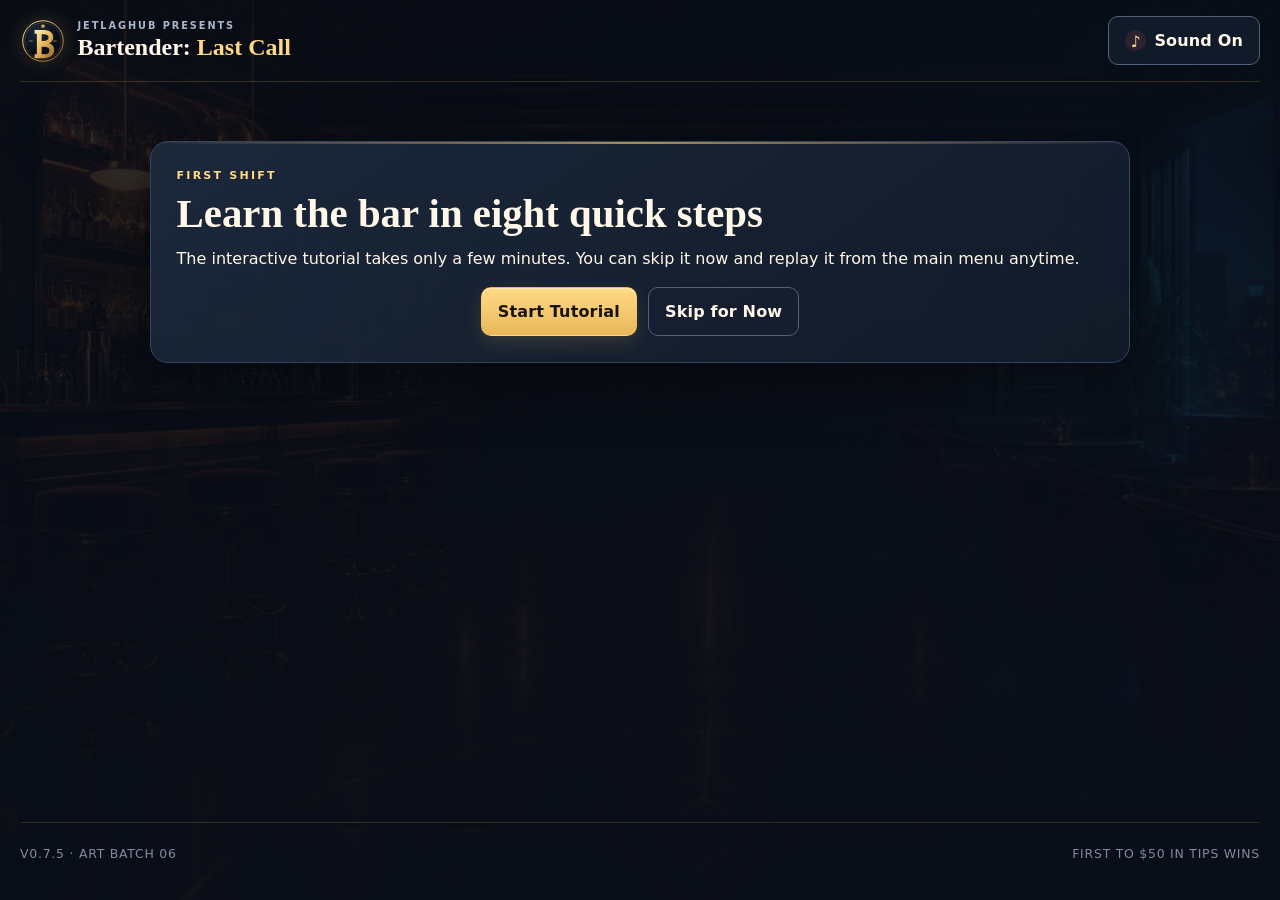
<file: index.html>
<!doctype html>
<html lang="en">
<head>
  <meta charset="utf-8">
  <meta name="viewport" content="width=device-width,initial-scale=1,viewport-fit=cover">
  <meta name="theme-color" content="#090e18">
  <title>Bartender: Last Call</title>
  <link rel="stylesheet" href="css/styles.css">
</head>
<body>
  <header class="site-header">
    <a class="brand" href="#" aria-label="Bartender: Last Call home">
      <img class="brand-mark" src="assets/art/brand/logo_mark.svg" alt="">
      <span><small>JETLAGHUB PRESENTS</small><strong>Bartender: <em>Last Call</em></strong></span>
    </a>
    <button id="sound" class="icon-button" aria-pressed="false"><span aria-hidden="true">♪</span> Sound On</button>
  </header>
  <main id="app" tabindex="-1"></main>
  <footer><span>v0.7.5 · Art Batch 06</span><span>First to $50 in tips wins</span></footer>
  <script src="js/content.js"></script>
  <script src="js/data.js"></script>
  <script src="js/rules.js"></script>
  <script src="js/ai.js"></script>
  <script src="js/tutorial.js"></script>
  <script src="js/storage.js"></script>
  <script src="js/app.js"></script>
</body>
</html>
</file>
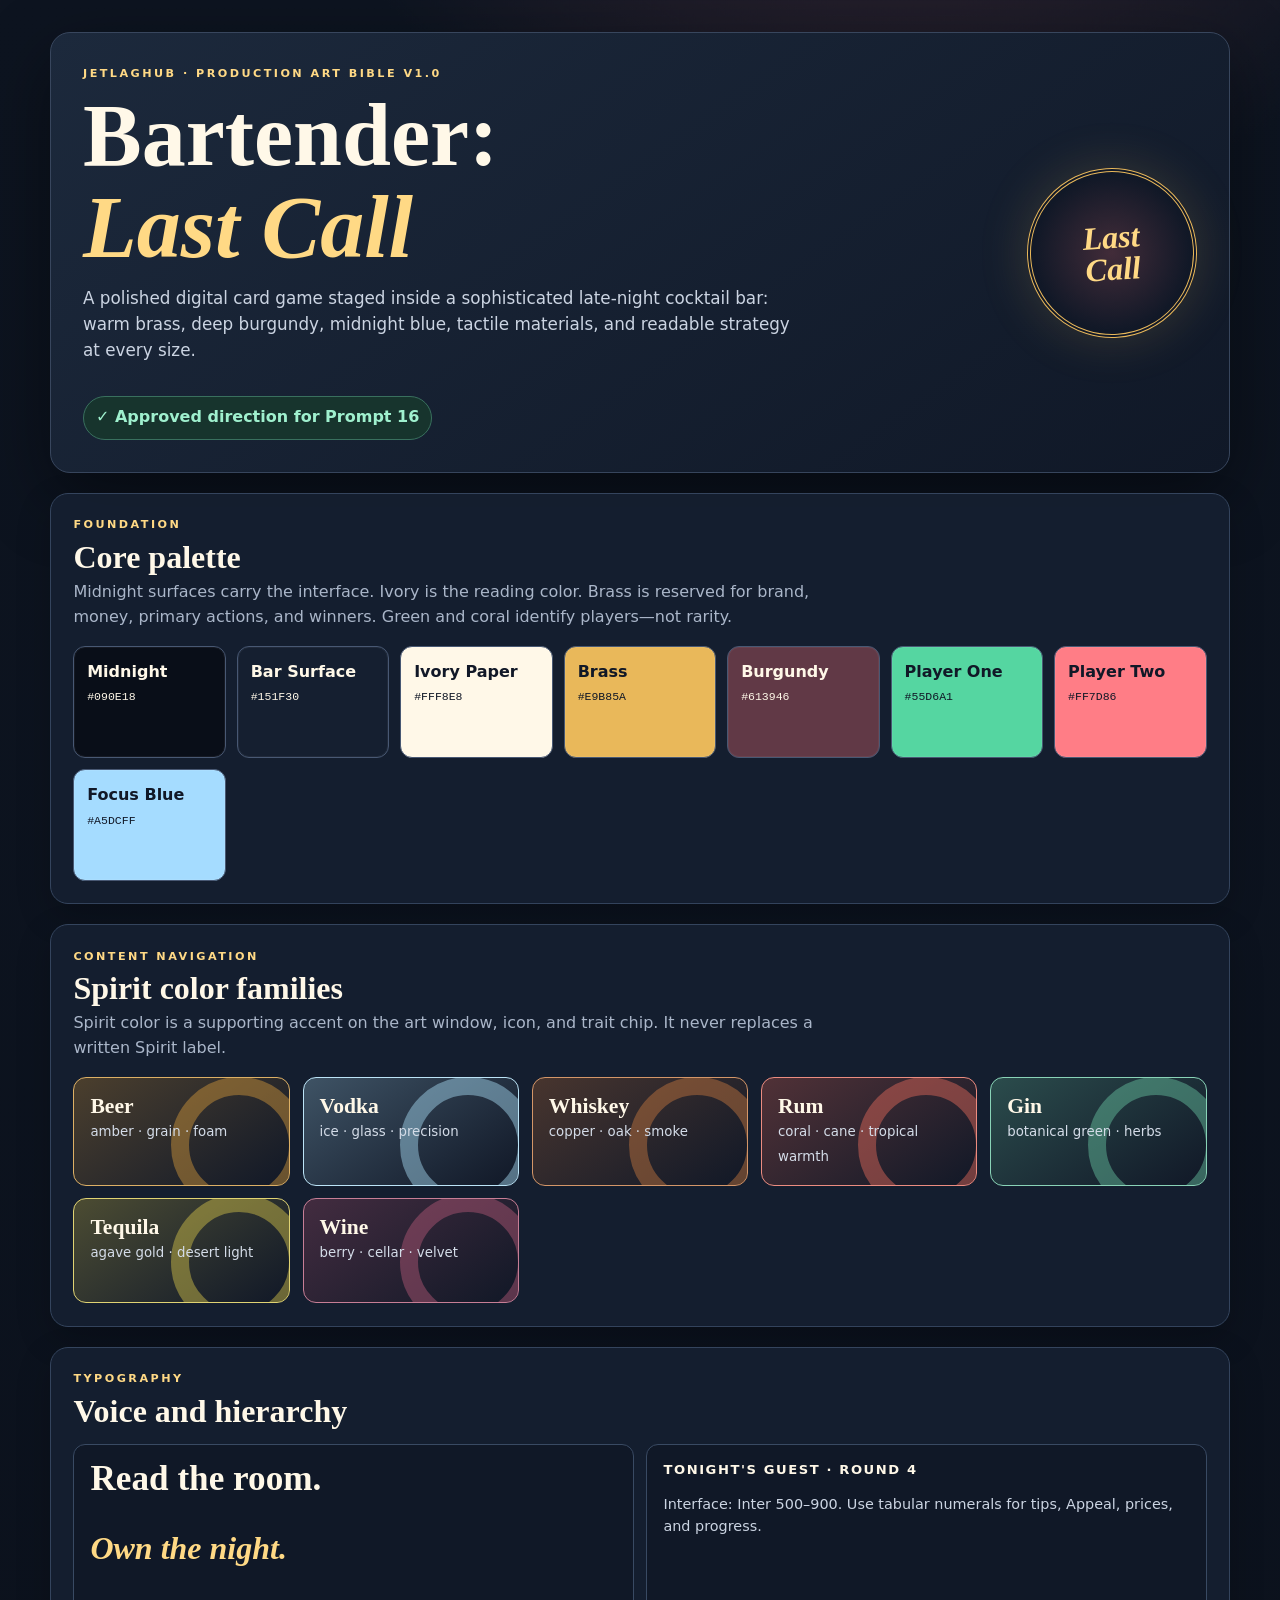
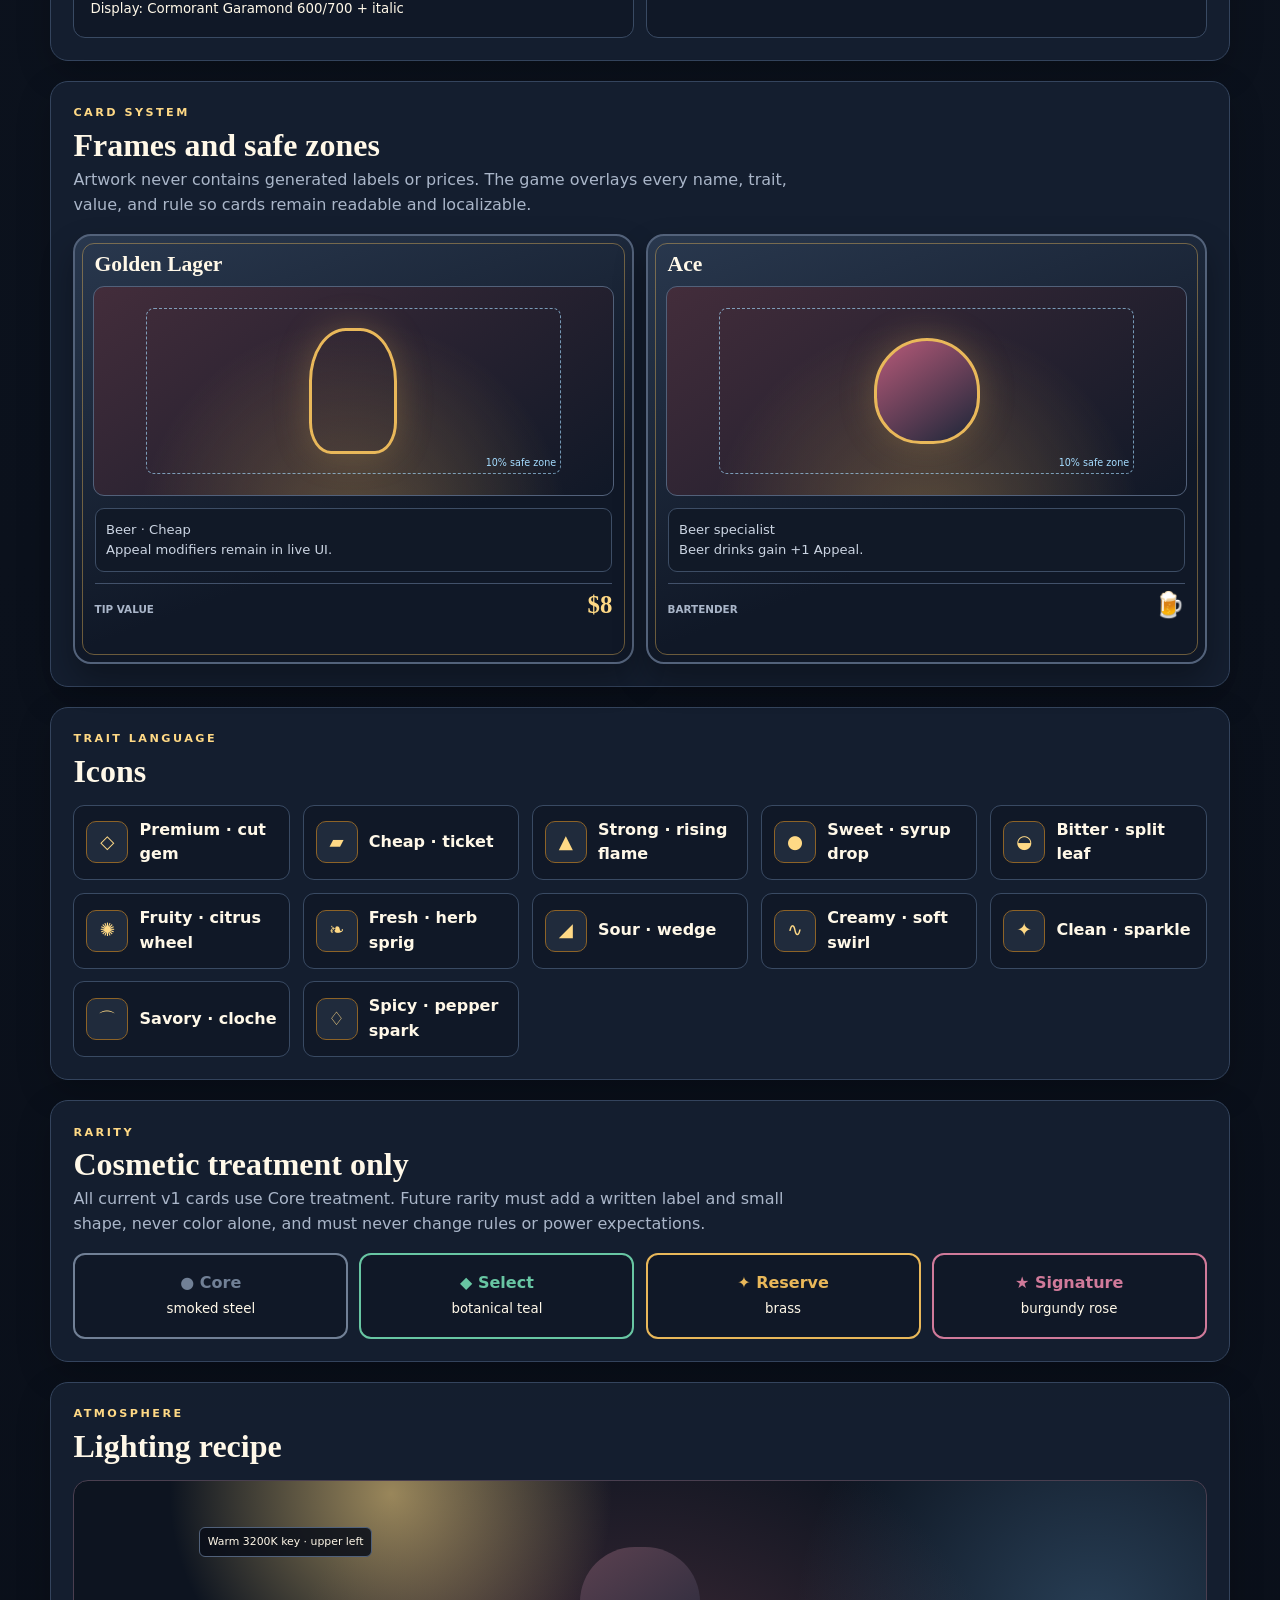
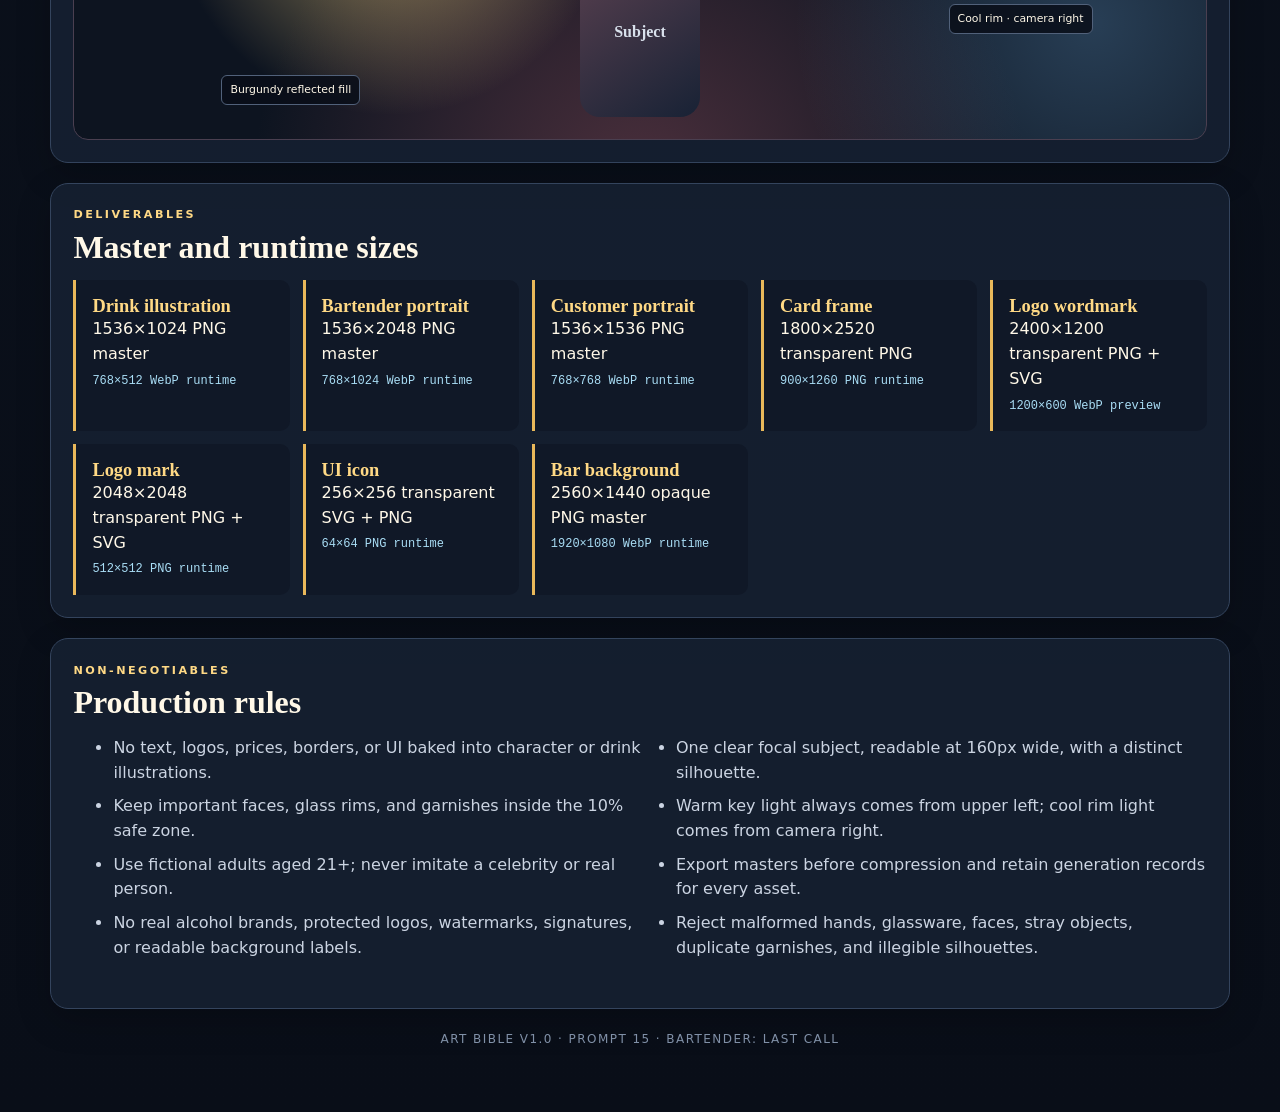
<file: art/reference-sheet.html>
<!doctype html>
<html lang="en">
<head>
  <meta charset="utf-8">
  <meta name="viewport" content="width=device-width,initial-scale=1">
  <meta name="theme-color" content="#090e18">
  <title>Bartender: Last Call — Art Bible Reference Sheet</title>
  <link rel="stylesheet" href="style-tokens.css">
</head>
<body>
  <main class="sheet">
    <header class="sheet-header">
      <div>
        <p class="eyebrow">JetLagHub · Production art bible v1.0</p>
        <h1>Bartender:<br><em>Last Call</em></h1>
        <p class="lead">A polished digital card game staged inside a sophisticated late-night cocktail bar: warm brass, deep burgundy, midnight blue, tactile materials, and readable strategy at every size.</p>
        <span class="approved">✓ Approved direction for Prompt 16</span>
      </div>
      <div class="seal" aria-label="Bartender Last Call logo direction">Last<br>Call</div>
    </header>

    <section class="section">
      <p class="eyebrow">Foundation</p>
      <h2>Core palette</h2>
      <p class="section-intro">Midnight surfaces carry the interface. Ivory is the reading color. Brass is reserved for brand, money, primary actions, and winners. Green and coral identify players—not rarity.</p>
      <div class="swatches">
        <div class="swatch dark" style="--swatch:#090e18"><strong>Midnight</strong><code>#090E18</code></div>
        <div class="swatch dark" style="--swatch:#151f30"><strong>Bar Surface</strong><code>#151F30</code></div>
        <div class="swatch light" style="--swatch:#fff8e8"><strong>Ivory Paper</strong><code>#FFF8E8</code></div>
        <div class="swatch light" style="--swatch:#e9b85a"><strong>Brass</strong><code>#E9B85A</code></div>
        <div class="swatch dark" style="--swatch:#613946"><strong>Burgundy</strong><code>#613946</code></div>
        <div class="swatch light" style="--swatch:#55d6a1"><strong>Player One</strong><code>#55D6A1</code></div>
        <div class="swatch light" style="--swatch:#ff7d86"><strong>Player Two</strong><code>#FF7D86</code></div>
        <div class="swatch light" style="--swatch:#a5dcff"><strong>Focus Blue</strong><code>#A5DCFF</code></div>
      </div>
    </section>

    <section class="section">
      <p class="eyebrow">Content navigation</p>
      <h2>Spirit color families</h2>
      <p class="section-intro">Spirit color is a supporting accent on the art window, icon, and trait chip. It never replaces a written Spirit label.</p>
      <div class="spirit-grid">
        <div class="spirit" style="--spirit:var(--blc-beer)"><strong>Beer</strong><small>amber · grain · foam</small></div>
        <div class="spirit" style="--spirit:var(--blc-vodka)"><strong>Vodka</strong><small>ice · glass · precision</small></div>
        <div class="spirit" style="--spirit:var(--blc-whiskey)"><strong>Whiskey</strong><small>copper · oak · smoke</small></div>
        <div class="spirit" style="--spirit:var(--blc-rum)"><strong>Rum</strong><small>coral · cane · tropical warmth</small></div>
        <div class="spirit" style="--spirit:var(--blc-gin)"><strong>Gin</strong><small>botanical green · herbs</small></div>
        <div class="spirit" style="--spirit:var(--blc-tequila)"><strong>Tequila</strong><small>agave gold · desert light</small></div>
        <div class="spirit" style="--spirit:var(--blc-wine)"><strong>Wine</strong><small>berry · cellar · velvet</small></div>
      </div>
    </section>

    <section class="section">
      <p class="eyebrow">Typography</p>
      <h2>Voice and hierarchy</h2>
      <div class="type-grid">
        <div class="type-sample"><p class="type-display">Read the room.</p><p class="type-italic">Own the night.</p><small>Display: Cormorant Garamond 600/700 + italic</small></div>
        <div class="type-sample"><p class="type-ui">Tonight's guest · Round 4</p><p class="type-body">Interface: Inter 500–900. Use tabular numerals for tips, Appeal, prices, and progress.</p></div>
      </div>
    </section>

    <section class="section">
      <p class="eyebrow">Card system</p>
      <h2>Frames and safe zones</h2>
      <p class="section-intro">Artwork never contains generated labels or prices. The game overlays every name, trait, value, and rule so cards remain readable and localizable.</p>
      <div class="frame-grid">
        <article class="frame">
          <h3>Golden Lager</h3>
          <div class="art-window"><span class="safe-zone"></span></div>
          <div class="frame-copy">Beer · Cheap<br>Appeal modifiers remain in live UI.</div>
          <div class="frame-footer"><span>Tip value</span><strong>$8</strong></div>
        </article>
        <article class="frame portrait">
          <h3>Ace</h3>
          <div class="art-window"><span class="safe-zone"></span></div>
          <div class="frame-copy">Beer specialist<br>Beer drinks gain +1 Appeal.</div>
          <div class="frame-footer"><span>Bartender</span><strong>🍺</strong></div>
        </article>
      </div>
    </section>

    <section class="section">
      <p class="eyebrow">Trait language</p>
      <h2>Icons</h2>
      <div class="icon-grid">
        <div class="icon"><span>◇</span><b>Premium · cut gem</b></div><div class="icon"><span>▰</span><b>Cheap · ticket</b></div>
        <div class="icon"><span>▲</span><b>Strong · rising flame</b></div><div class="icon"><span>●</span><b>Sweet · syrup drop</b></div>
        <div class="icon"><span>◒</span><b>Bitter · split leaf</b></div><div class="icon"><span>✺</span><b>Fruity · citrus wheel</b></div>
        <div class="icon"><span>❧</span><b>Fresh · herb sprig</b></div><div class="icon"><span>◢</span><b>Sour · wedge</b></div>
        <div class="icon"><span>∿</span><b>Creamy · soft swirl</b></div><div class="icon"><span>✦</span><b>Clean · sparkle</b></div>
        <div class="icon"><span>⌒</span><b>Savory · cloche</b></div><div class="icon"><span>♢</span><b>Spicy · pepper spark</b></div>
      </div>
    </section>

    <section class="section">
      <p class="eyebrow">Rarity</p>
      <h2>Cosmetic treatment only</h2>
      <p class="section-intro">All current v1 cards use Core treatment. Future rarity must add a written label and small shape, never color alone, and must never change rules or power expectations.</p>
      <div class="rarities">
        <div class="rarity" style="--rarity:#718096"><strong>● Core</strong><small>smoked steel</small></div>
        <div class="rarity" style="--rarity:#68c6a3"><strong>◆ Select</strong><small>botanical teal</small></div>
        <div class="rarity" style="--rarity:#e9b85a"><strong>✦ Reserve</strong><small>brass</small></div>
        <div class="rarity" style="--rarity:#d07a9a"><strong>★ Signature</strong><small>burgundy rose</small></div>
      </div>
    </section>

    <section class="section">
      <p class="eyebrow">Atmosphere</p>
      <h2>Lighting recipe</h2>
      <div class="lighting"><span class="lighting-label key">Warm 3200K key · upper left</span><span class="lighting-label rim">Cool rim · camera right</span><span class="lighting-label fill">Burgundy reflected fill</span></div>
    </section>

    <section class="section">
      <p class="eyebrow">Deliverables</p>
      <h2>Master and runtime sizes</h2>
      <div class="spec-grid">
        <div class="spec"><strong>Drink illustration</strong>1536×1024 PNG master<code>768×512 WebP runtime</code></div>
        <div class="spec"><strong>Bartender portrait</strong>1536×2048 PNG master<code>768×1024 WebP runtime</code></div>
        <div class="spec"><strong>Customer portrait</strong>1536×1536 PNG master<code>768×768 WebP runtime</code></div>
        <div class="spec"><strong>Card frame</strong>1800×2520 transparent PNG<code>900×1260 PNG runtime</code></div>
        <div class="spec"><strong>Logo wordmark</strong>2400×1200 transparent PNG + SVG<code>1200×600 WebP preview</code></div>
        <div class="spec"><strong>Logo mark</strong>2048×2048 transparent PNG + SVG<code>512×512 PNG runtime</code></div>
        <div class="spec"><strong>UI icon</strong>256×256 transparent SVG + PNG<code>64×64 PNG runtime</code></div>
        <div class="spec"><strong>Bar background</strong>2560×1440 opaque PNG master<code>1920×1080 WebP runtime</code></div>
      </div>
    </section>

    <section class="section">
      <p class="eyebrow">Non-negotiables</p>
      <h2>Production rules</h2>
      <ul class="rules">
        <li>No text, logos, prices, borders, or UI baked into character or drink illustrations.</li>
        <li>Keep important faces, glass rims, and garnishes inside the 10% safe zone.</li>
        <li>Use fictional adults aged 21+; never imitate a celebrity or real person.</li>
        <li>No real alcohol brands, protected logos, watermarks, signatures, or readable background labels.</li>
        <li>One clear focal subject, readable at 160px wide, with a distinct silhouette.</li>
        <li>Warm key light always comes from upper left; cool rim light comes from camera right.</li>
        <li>Export masters before compression and retain generation records for every asset.</li>
        <li>Reject malformed hands, glassware, faces, stray objects, duplicate garnishes, and illegible silhouettes.</li>
      </ul>
    </section>
    <footer>Art Bible v1.0 · Prompt 15 · Bartender: Last Call</footer>
  </main>
</body>
</html>
</file>
<file: css/styles.css>
:root{
  color-scheme:dark;
  --night:#090e18;
  --night-soft:#101827;
  --surface:#151f30;
  --surface-2:#1c293c;
  --surface-3:#243248;
  --paper:#fff8e8;
  --muted:#aab6c9;
  --brass:#e9b85a;
  --brass-light:#ffd985;
  --brass-dark:#8d6327;
  --green:#55d6a1;
  --green-dark:#183f36;
  --red:#ff7d86;
  --red-dark:#4c242b;
  --blue:#7dc5ff;
  --line:#34445d;
  --focus:#a5dcff;
  --shadow:0 20px 60px rgba(0,0,0,.34);
  --serif:Georgia,"Times New Roman",serif;
  --sans:Inter,ui-sans-serif,system-ui,-apple-system,"Segoe UI",sans-serif;
}

*{box-sizing:border-box}
html{min-width:320px;background:var(--night)}
body{
  margin:0;
  min-height:100vh;
  color:var(--paper);
  font:16px/1.5 var(--sans);
  background-color:var(--night);
  background-image:linear-gradient(180deg,rgba(9,14,24,.82),rgba(9,14,24,.94)),url("../assets/art/backgrounds/background_main-bar.webp");
  background-position:center;
  background-size:cover;
  background-repeat:no-repeat;
  background-attachment:fixed;
}
body:has(.match-hud){background-image:linear-gradient(180deg,rgba(9,14,24,.74),rgba(9,14,24,.91)),url("../assets/art/backgrounds/background_match-table.webp")}
body:before{
  content:"";
  position:fixed;
  inset:0;
  z-index:-1;
  pointer-events:none;
  opacity:.16;
  background-image:linear-gradient(rgba(255,255,255,.035) 1px,transparent 1px),linear-gradient(90deg,rgba(255,255,255,.025) 1px,transparent 1px);
  background-size:42px 42px;
  mask-image:linear-gradient(to bottom,#000,transparent 75%);
}

button,a{font:inherit}
button{
  min-height:46px;
  border:1px solid transparent;
  border-radius:10px;
  padding:.72rem 1rem;
  color:#18130a;
  background:linear-gradient(180deg,var(--brass-light),var(--brass));
  box-shadow:0 7px 18px rgba(233,184,90,.16),inset 0 1px rgba(255,255,255,.35);
  font-weight:850;
  letter-spacing:.01em;
  cursor:pointer;
  transition:transform .16s ease,box-shadow .16s ease,border-color .16s ease,filter .16s ease;
}
button:hover:not(:disabled){filter:brightness(1.07);box-shadow:0 10px 24px rgba(233,184,90,.23)}
button:active:not(:disabled){transform:translateY(1px) scale(.99)}
button:disabled{cursor:not-allowed;color:#747d8d;background:#273245;border-color:#344257;box-shadow:none;filter:none;animation:none}
button:focus-visible,a:focus-visible,.card:focus-visible{outline:3px solid var(--focus);outline-offset:3px}
.ghost,.icon-button{color:var(--paper);background:rgba(21,31,48,.72);border-color:#52617a;box-shadow:none}
.ghost:hover:not(:disabled),.icon-button:hover:not(:disabled){border-color:var(--brass);background:var(--surface-2);box-shadow:none}

.site-header,main,footer{width:min(1240px,calc(100% - 2rem));margin-inline:auto}
.site-header{display:flex;align-items:center;justify-content:space-between;gap:1rem;padding:1rem 0;border-bottom:1px solid rgba(233,184,90,.2)}
.brand{display:inline-flex;align-items:center;gap:.72rem;color:inherit;text-decoration:none}
.brand-mark{display:block;width:46px;height:46px;filter:drop-shadow(0 0 10px rgba(233,184,90,.2))}
.brand small{display:block;margin-bottom:.12rem;color:var(--muted);font-size:.61rem;font-weight:800;letter-spacing:.2em}
.brand strong{font:700 clamp(1.15rem,2.5vw,1.5rem)/1 var(--serif)}
.brand em{color:var(--brass-light);font-style:normal}
.icon-button{display:inline-flex;align-items:center;gap:.5rem;white-space:nowrap}
.icon-button span{display:grid;place-items:center;width:1.35rem;height:1.35rem;border-radius:50%;color:var(--brass-light);background:#2c2330}
main{min-height:calc(100vh - 160px);padding:clamp(1rem,3vw,2rem) 0}
footer{display:flex;justify-content:space-between;gap:1rem;padding:1.4rem 0 calc(1.4rem + env(safe-area-inset-bottom));border-top:1px solid rgba(233,184,90,.16);color:#7f8ba0;font-size:.78rem;letter-spacing:.06em;text-transform:uppercase}

h1,h2,h3,p{margin-top:0}
h1,h2,h3{font-family:var(--serif);line-height:1.12}
h2{font-size:clamp(1.65rem,4vw,2.55rem);margin-bottom:.65rem}
h3{font-size:1.08rem}
.eyebrow,.section-kicker{margin-bottom:.45rem;color:var(--brass-light);font-size:.69rem;font-weight:850;letter-spacing:.2em;text-transform:uppercase}
.money{color:var(--brass-light);font-variant-numeric:tabular-nums}
.muted{color:var(--muted)}

.panel{
  position:relative;
  overflow:hidden;
  padding:clamp(1rem,3vw,1.6rem);
  border:1px solid var(--line);
  border-radius:18px;
  background:linear-gradient(145deg,rgba(28,41,60,.97),rgba(17,26,40,.97));
  box-shadow:var(--shadow),inset 0 1px rgba(255,255,255,.035);
  animation:fade-in .22s ease-out;
}
.panel:before{content:"";position:absolute;inset:0 0 auto;height:2px;background:linear-gradient(90deg,transparent,var(--brass),transparent);opacity:.7}
.hero{max-width:980px;margin:clamp(1rem,3vh,2.25rem) auto;text-align:left}
.home-hero{display:grid;grid-template-columns:minmax(0,1.12fr) minmax(280px,.88fr);padding:0;overflow:hidden}
.home-copy{padding:clamp(1.4rem,4vw,3.4rem)}
.home-copy h2{max-width:650px;margin-bottom:1rem;font-size:clamp(2.3rem,4.2vw,3.9rem);letter-spacing:-.035em}
.home-copy h2 em{color:var(--brass-light);font-style:italic}
.home-copy>p:not(.eyebrow){max-width:580px;color:#cbd3df;font-size:1.05rem}
.save-status{max-width:580px!important;margin:.9rem 0 0;padding:.7rem .8rem;border:1px solid #39705e;border-radius:10px;color:#a9efd2!important;background:#17342d;font-size:.86rem!important;font-weight:750}
.save-status.warning{border-color:#8d6327;color:#ffe1a3!important;background:#382d1c}
.home-actions{justify-content:flex-start!important;margin-top:1.55rem}
.home-actions button{min-width:145px}
.hero-art{position:relative;display:grid;place-items:center;min-height:420px;overflow:hidden;border-left:1px solid var(--line);background:linear-gradient(rgba(9,14,24,.24),rgba(9,14,24,.76)),url("../assets/art/backgrounds/background_main-bar.webp") center/cover}
.hero-art:before,.hero-art:after{content:"";position:absolute;border:1px solid rgba(233,184,90,.35);border-radius:50%}
.hero-art:before{width:310px;height:310px}
.hero-art:after{width:245px;height:245px;border-style:dashed;animation:slow-spin 28s linear infinite}
.last-call-seal{position:relative;z-index:1;display:grid;place-items:center;width:190px;height:190px;border:3px double var(--brass);border-radius:50%;text-align:center;transform:rotate(-5deg);box-shadow:0 0 60px rgba(233,184,90,.2),inset 0 0 30px rgba(0,0,0,.32)}
.last-call-seal>span{display:flex;flex-direction:column;align-items:center;gap:.18rem}
.last-call-seal strong{font:italic 800 2rem/1 var(--serif);color:var(--brass-light)}
.last-call-seal small{display:block;font-size:.65rem;font-weight:900;letter-spacing:.25em;text-transform:uppercase}
.hero-logo{position:relative;z-index:2;width:min(92%,390px);height:auto;filter:drop-shadow(0 18px 30px rgba(0,0,0,.48))}
.feature-strip{display:flex;gap:.5rem;flex-wrap:wrap;margin-top:1.3rem}
.feature-strip span{padding:.34rem .58rem;border:1px solid #41506a;border-radius:99px;color:#aeb9c9;background:rgba(9,14,24,.42);font-size:.73rem;font-weight:750}
.actions{display:flex;gap:.7rem;justify-content:center;align-items:center;flex-wrap:wrap}

.match-hud{display:grid;grid-template-columns:minmax(0,1fr) auto minmax(0,1fr);gap:.8rem;align-items:stretch;margin-bottom:1rem}
.player-hud{display:grid;grid-template-columns:auto minmax(0,1fr);gap:.75rem;align-items:center;padding:.85rem 1rem;border:1px solid var(--line);border-radius:14px;background:rgba(19,29,44,.92);box-shadow:0 8px 25px rgba(0,0,0,.18)}
.player-hud.player-two{grid-template-columns:minmax(0,1fr) auto;text-align:right}
.player-hud.player-two .hud-avatar{grid-column:2;grid-row:1}
.player-hud.player-two .hud-copy{grid-column:1;grid-row:1}
.hud-avatar{display:grid;place-items:center;width:50px;height:50px;border:2px solid var(--green);border-radius:12px;color:var(--green);background:linear-gradient(145deg,#1b3d37,#101a25);font-size:1.45rem}
.hud-avatar.has-art{overflow:hidden}.hud-avatar img{width:100%;height:100%;object-fit:cover;object-position:50% 18%}
.player-two .hud-avatar{border-color:var(--red);color:var(--red);background:linear-gradient(145deg,#43262f,#101a25)}
.hud-name{display:flex;align-items:center;gap:.45rem;margin-bottom:.2rem;font-size:.78rem;font-weight:850;text-transform:uppercase;letter-spacing:.08em}
.player-two .hud-name{justify-content:flex-end}
.hud-money{font:800 1.55rem/1 var(--serif);color:var(--brass-light)}
.hud-meta{color:var(--muted);font-size:.73rem}
.hud-progress{height:6px;margin-top:.48rem;border-radius:99px;background:#080d15;overflow:hidden}
.hud-progress span{display:block;height:100%;border-radius:inherit;background:linear-gradient(90deg,#2aa978,var(--green));transition:width .25s ease}
.player-two .hud-progress span{margin-left:auto;background:linear-gradient(90deg,var(--red),#ba455a)}
.round-medallion{align-self:center;display:grid;place-items:center;min-width:84px;min-height:72px;padding:.55rem;border:1px solid var(--brass-dark);border-radius:14px;background:#111824;text-align:center;box-shadow:inset 0 0 18px rgba(0,0,0,.4)}
.round-medallion small{display:block;color:var(--muted);font-size:.6rem;font-weight:850;letter-spacing:.16em;text-transform:uppercase}
.round-medallion strong{color:var(--brass-light);font:800 1.55rem/1.05 var(--serif)}

.customer{position:relative;display:grid;grid-template-columns:auto minmax(0,1fr);gap:1rem;align-items:center;margin-bottom:1rem;padding:1rem 1.15rem;border:1px solid #6e5934;border-radius:16px;background:linear-gradient(120deg,rgba(47,35,38,.98),rgba(25,32,45,.98));box-shadow:0 10px 28px rgba(0,0,0,.2);text-align:left;animation:fade-in .2s ease-out}
.customer-avatar{display:grid;place-items:center;width:72px;height:72px;border:2px solid var(--brass);border-radius:50%;color:var(--brass-light);background:radial-gradient(circle at 35% 30%,#754654,#2b2330 55%,#111824 100%);font:800 1.45rem/1 var(--serif);box-shadow:0 0 0 5px rgba(233,184,90,.08)}
.customer-avatar.has-art{overflow:hidden;padding:0}.customer-avatar.has-art img{display:block;width:100%;height:100%;object-fit:cover;object-position:50% 32%}
.customer h2,.customer h3{margin:0 0 .38rem;font-size:clamp(1.35rem,3vw,1.8rem)}
.customer-kicker{margin:0 0 .2rem;color:var(--muted);font-size:.64rem;font-weight:850;letter-spacing:.18em;text-transform:uppercase}
.prefs{display:flex;justify-content:flex-start;gap:.5rem;flex-wrap:wrap}
.pref,.prefs>b,.pref-chip{display:inline-flex;align-items:center;gap:.4rem;min-height:34px;padding:.38rem .58rem;border:1px solid;border-radius:8px;background:rgba(8,13,21,.45);font-family:var(--sans);font-size:.78rem}
.pref strong{color:var(--paper)}
.pref-value{display:inline-grid;place-items:center;min-width:1.65rem;height:1.42rem;border-radius:5px;background:rgba(255,255,255,.08);font-size:.7rem}
.pref-icon{width:1.15rem;height:1.15rem;object-fit:contain;flex:0 0 auto}
.love{color:#ff9fbe;border-color:#78475b!important}.like{color:#72deb0;border-color:#356b5a!important}.dislike{color:#ff9299;border-color:#7a4047!important}

.selection-panel{padding-bottom:1.2rem}
.selection-header{display:flex;justify-content:space-between;gap:1rem;align-items:flex-end;margin-bottom:.3rem}
.selection-header h2{margin-bottom:.3rem}
.bartender-line{margin:0;color:var(--muted);font-size:.86rem}
.selection-meter{flex:0 0 auto;min-width:155px;padding:.62rem .8rem;border:1px solid var(--line);border-radius:10px;background:#101824;text-align:right}
.selection-meter span{display:block;color:var(--muted);font-size:.63rem;font-weight:850;letter-spacing:.13em;text-transform:uppercase}
.selection-meter strong{font:800 1.35rem/1 var(--serif)}
.player-one .selection-meter strong{color:var(--green)}
.player-two .selection-meter strong{color:var(--red)}
.grid{display:grid;grid-template-columns:repeat(auto-fit,minmax(165px,1fr));gap:.85rem;margin:1rem 0}
.hand-grid{grid-template-columns:repeat(7,minmax(0,1fr));align-items:stretch}
.difficulty-grid{grid-template-columns:repeat(3,minmax(0,1fr));max-width:800px;margin:1.5rem auto}

.card{position:relative;isolation:isolate;display:flex;flex-direction:column;min-width:0;min-height:228px;padding:.78rem;border:1px solid #52617a;border-radius:14px;overflow:hidden;color:var(--paper);background:linear-gradient(160deg,#29384e,#151f30 62%,#111924);box-shadow:0 9px 20px rgba(0,0,0,.25),inset 0 1px rgba(255,255,255,.06);text-align:left;transition:transform .16s ease,border-color .16s ease,box-shadow .16s ease}
.drink-card{background-image:url("../assets/art/frames/frame_drink-core.png"),linear-gradient(160deg,#29384e,#151f30 62%,#111924);background-size:100% 100%,auto;background-repeat:no-repeat}
.card:before{content:"";position:absolute;z-index:-1;inset:0 0 auto;height:58px;background:linear-gradient(120deg,rgba(255,255,255,.08),transparent)}
.card:hover:not(:disabled){z-index:2;transform:translateY(-4px);border-color:#8695aa;box-shadow:0 15px 30px rgba(0,0,0,.34)}
.card h3{min-height:2.35em;margin:0 1.35rem .48rem 0;color:var(--paper);font-size:1rem;overflow-wrap:anywhere}
.card-art{display:grid;place-items:center;height:66px;margin:0 0 .58rem;border:1px solid rgba(255,255,255,.09);border-radius:9px;color:var(--brass-light);background:radial-gradient(circle at 50% 130%,rgba(233,184,90,.24),transparent 65%),linear-gradient(145deg,#242e3e,#121a27);font-size:1.85rem}
.card-art small{position:absolute;left:1rem;margin-top:3.2rem;color:#9eabbd;font-size:.55rem;font-weight:900;letter-spacing:.12em;text-transform:uppercase}
.traits{margin:0 0 .55rem;color:#c4cddd;font-size:.75rem;line-height:1.35;overflow-wrap:anywhere}
.trait-tags{display:flex;gap:.3rem;flex-wrap:wrap;margin-bottom:.55rem}
.trait-tags span{padding:.18rem .38rem;border:1px solid #485975;border-radius:5px;color:#bdc8d8;background:#111a28;font-size:.62rem;font-weight:800}
.appeal-preview{margin-top:auto;padding:.5rem;border:1px solid #3b4b62;border-radius:8px;background:rgba(8,13,21,.48)}
.appeal-total{display:flex;align-items:baseline;justify-content:space-between;gap:.4rem;color:var(--muted);font-size:.64rem;font-weight:850;letter-spacing:.08em;text-transform:uppercase}
.appeal-total strong{color:var(--paper);font:800 1.15rem/1 var(--serif);letter-spacing:0}
.appeal-label{display:inline-flex;align-items:center;gap:.28rem}.appeal-label img{width:1.05rem;height:1.05rem;object-fit:contain}
.appeal-breakdown{display:flex;gap:.22rem;flex-wrap:wrap;margin-top:.35rem}
.appeal-breakdown span{padding:.13rem .3rem;border-radius:4px;color:#d9e0ea;background:#28364a;font-size:.58rem;font-weight:800}
.appeal-breakdown .positive{color:#9ff0ce;background:#193c34}.appeal-breakdown .negative{color:#ffb5ba;background:#46262d}.appeal-breakdown .neutral{color:#93a0b3;background:#222d3d}
.card-footer{display:flex;align-items:flex-end;justify-content:space-between;gap:.5rem;margin-top:.55rem;padding-top:.5rem;border-top:1px solid #41516a}
.card-footer small{color:#8996aa;font-size:.58rem;font-weight:800;letter-spacing:.09em;text-transform:uppercase}
.price{position:static;margin:0;padding:0;border:0;color:var(--brass-light);font:900 1.48rem/1 var(--serif)}
.card.selected{border:3px solid var(--green);box-shadow:0 0 0 2px #102a24,0 13px 28px rgba(32,187,131,.28);transform:translateY(-5px)}
.player-two .card.selected{border-color:var(--red);box-shadow:0 0 0 2px #321820,0 13px 28px rgba(255,107,115,.25)}
.card.selected:after{content:"✓";position:absolute;z-index:3;right:.48rem;top:.44rem;display:grid;place-items:center;width:1.55rem;height:1.55rem;border-radius:50%;color:#09261c;background:var(--green);font-weight:950;box-shadow:0 3px 8px rgba(0,0,0,.35)}
.player-two .card.selected:after{color:#321013;background:var(--red)}
.card-spirit-beer .card-art{background:radial-gradient(circle at 50% 120%,#6b5029,#172232 64%)}
.card-spirit-whiskey .card-art{background:radial-gradient(circle at 50% 120%,#754126,#172232 64%)}
.card-spirit-gin .card-art{background:radial-gradient(circle at 50% 120%,#225346,#172232 64%)}
.card-spirit-rum .card-art{background:radial-gradient(circle at 50% 120%,#65402f,#172232 64%)}
.card-spirit-vodka .card-art{background:radial-gradient(circle at 50% 120%,#354c68,#172232 64%)}
.card-spirit-tequila .card-art{background:radial-gradient(circle at 50% 120%,#4e5b2c,#172232 64%)}
.card-spirit-wine .card-art{background:radial-gradient(circle at 50% 120%,#662f45,#172232 64%)}

.decision-bar{position:sticky;z-index:8;bottom:max(.6rem,env(safe-area-inset-bottom));display:flex;align-items:center;justify-content:space-between;gap:1rem;margin-top:1rem;padding:.72rem .8rem;border:1px solid #53627a;border-radius:13px;background:rgba(12,18,29,.94);box-shadow:0 12px 35px rgba(0,0,0,.48);backdrop-filter:blur(12px)}
.decision-copy{color:var(--muted);font-size:.75rem}.decision-copy strong{display:block;color:var(--paper);font-size:.88rem}
.lock{min-width:190px;box-shadow:0 0 22px rgba(233,184,90,.22);animation:ready-pulse 1.6s ease-in-out infinite}
.status{text-align:center;color:var(--muted);font-weight:800}.player-one .status strong{color:var(--green)}.player-two .status strong{color:var(--red)}

.switch-layout{display:grid;grid-template-columns:270px minmax(0,1fr);gap:1.2rem;align-items:start}
.switch-summary{position:sticky;top:1rem;padding:1rem;border:1px solid var(--line);border-radius:14px;background:#101824}
.switch-token{display:flex;align-items:center;gap:.65rem;margin:1rem 0;padding:.7rem;border:1px solid var(--brass-dark);border-radius:10px;background:#241f1d}
.switch-token-icon{position:relative;display:grid;place-items:center;flex:0 0 46px;width:46px;height:46px}
.switch-token-icon img{display:block;width:46px;height:46px}.switch-token-icon b{position:absolute;right:-4px;bottom:-4px;display:grid;place-items:center;min-width:20px;height:20px;padding:0 4px;border:2px solid #241f1d;border-radius:99px;color:#171005;background:var(--brass-light);font:900 .72rem/1 var(--sans)}
.switch-token strong{display:block;color:var(--brass-light);font-size:1.1rem}.switch-token small{color:var(--muted)}
.bartender-grid{grid-template-columns:repeat(3,minmax(0,1fr));margin:0}
.bartender-card{min-height:195px}
.bartender-card{background-image:url("../assets/art/frames/frame_bartender-core.png"),linear-gradient(160deg,#29384e,#151f30 62%,#111924);background-size:100% 100%,auto;background-repeat:no-repeat}
.bartender-card.current{border-color:var(--brass)}
.portrait{display:grid;place-items:center;width:3.15rem;height:3.15rem;margin-bottom:.65rem;border:1px solid #718099;border-radius:12px;color:var(--brass-light);background:linear-gradient(145deg,#2f3d50,#101824);font-size:1.45rem}
.bartender-card .portrait{width:100%;height:auto;aspect-ratio:3/4;margin-bottom:.8rem;overflow:hidden;border-radius:10px;font-size:3rem}
.portrait.has-art img{display:block;width:100%;height:100%;object-fit:cover;object-position:50% 50%}
.bartender-card .specialty{margin:0 0 .45rem;color:var(--brass-light);font-size:.7rem;font-weight:850;letter-spacing:.08em;text-transform:uppercase}
.bartender-card .passive{margin:0;color:#b9c3d2;font-size:.75rem}

.result{max-width:900px;margin:1.5rem auto;padding:0;text-align:left;border-color:#765d32}
.result-hero{padding:1.35rem;text-align:center;background:radial-gradient(circle at top,rgba(233,184,90,.14),transparent 70%)}
.trophy{display:grid;place-items:center;width:58px;height:58px;margin:0 auto .6rem;border:1px solid var(--brass);border-radius:50%;color:var(--brass-light);background:#241f1d;font-size:1.7rem}
.result-hero h2{margin-bottom:.35rem}.result-hero p{margin:0;color:var(--muted)}
.result-grid{display:grid;grid-template-columns:1fr 1fr;gap:.8rem;padding:0 1rem 1rem}
.result-row{position:relative;padding:1rem;border:1px solid var(--line);border-radius:12px;background:#111a28}
.result-row.winner{border-color:var(--brass);background:linear-gradient(145deg,#342a24,#182131);box-shadow:inset 0 0 28px rgba(233,184,90,.08)}
.result-label{display:block;margin-bottom:.35rem;color:var(--muted);font-size:.63rem;font-weight:850;letter-spacing:.14em;text-transform:uppercase}
.result-row h3{margin-bottom:.25rem}.result-stats{display:grid;grid-template-columns:1fr 1fr;gap:.5rem;margin-top:.8rem}
.result-stat{padding:.55rem;border-radius:8px;background:#0b111c}.result-stat small{display:block;color:var(--muted);font-size:.6rem;text-transform:uppercase}.result-stat strong{font:800 1.25rem var(--serif)}
.payout{color:var(--brass-light)!important}
.winner-ribbon{position:absolute;right:.7rem;top:.7rem;padding:.25rem .48rem;border-radius:6px;color:#211708;background:var(--brass);font-size:.58rem;font-weight:950;letter-spacing:.08em;text-transform:uppercase}
.result-actions{padding:0 1rem 1.2rem}

.builder-head{display:flex;justify-content:space-between;gap:1rem;align-items:flex-start}.builder-count{flex:0 0 auto;min-width:120px;padding:.7rem;border:1px solid var(--brass-dark);border-radius:10px;background:#231e1c;text-align:center}.builder-count strong{display:block;color:var(--brass-light);font:850 1.6rem var(--serif)}.builder-count span{color:var(--muted);font-size:.65rem;text-transform:uppercase;letter-spacing:.12em}
.notice{margin:.8rem 0;padding:.7rem .85rem;border:1px solid #465670;border-radius:9px;color:#d6dde8;background:#111a28}
.builder-list{max-height:56vh;overflow:auto;border:1px solid var(--line);border-radius:12px;background:#0f1724;scrollbar-color:#52627a #111824}
.builder-row{display:grid;grid-template-columns:minmax(0,1fr) auto auto auto;gap:.55rem;align-items:center;min-height:62px;padding:.55rem .7rem;border-bottom:1px solid #2a384d}.builder-row:last-child{border-bottom:0}.builder-row:hover{background:#172235}.builder-row small{color:var(--muted)}.builder-row button{min-width:44px;padding:.35rem}.builder-row>strong{min-width:1.4rem;text-align:center;color:var(--brass-light)}.builder-actions{position:sticky;bottom:0;margin-top:.9rem;padding:.7rem;border:1px solid var(--line);border-radius:12px;background:rgba(11,17,28,.94);backdrop-filter:blur(10px)}

.pass{max-width:540px;margin:8vh auto;text-align:center}.privacy-screen{border-color:#537394}.privacy-icon{display:grid;place-items:center;width:4rem;height:4rem;margin:0 auto 1rem;border:1px solid var(--blue);border-radius:50%;color:var(--blue);background:#101b29;font-size:1.8rem}.privacy-screen p{color:#c5cfdd}
.difficulty-card{justify-content:center;min-height:180px;text-align:center}.difficulty-card h3{min-height:auto;margin:0 0 .4rem;padding:0;color:var(--brass-light);font-size:1.35rem}.difficulty-card p{margin:0;color:#c4cedc;font-weight:600}

.tutorial-panel{max-width:960px;margin:1vh auto}.tutorial-top{display:flex;justify-content:space-between;gap:1rem;align-items:flex-start}.tutorial-progress{height:8px;margin:.5rem 0 1.5rem;border-radius:99px;background:#080d15;overflow:hidden}.tutorial-progress span{display:block;height:100%;border-radius:inherit;background:linear-gradient(90deg,var(--green),var(--brass));transition:width .2s ease}.tutorial-lesson{max-width:800px;margin:auto;text-align:center}.tutorial-callout,.tutorial-feedback{padding:.8rem 1rem;border:1px solid var(--line);border-radius:10px;color:#e3e8ef;background:#111a28}.tutorial-feedback.correct{border-color:var(--green);background:var(--green-dark)}.tutorial-feedback.incorrect{border-color:var(--red);background:var(--red-dark)}.tutorial-equation{max-width:380px;margin:1rem auto;padding:1rem;border:1px solid var(--brass-dark);border-radius:12px;color:var(--brass-light);background:#0b111c;font:900 clamp(1.4rem,5vw,2rem) var(--serif)}.answer-grid{display:grid;grid-template-columns:repeat(3,1fr);gap:.7rem;margin:1rem 0}.answer-grid .answer-correct{color:#10281e;background:var(--green)}.answer-grid .answer-wrong{color:#321013;background:var(--red)}.pref-chip{justify-content:center;color:inherit;background:#111a28}.pref-chip.seen{border-color:var(--brass)!important;box-shadow:0 0 14px rgba(233,184,90,.25)}.tutorial-card-grid{grid-template-columns:repeat(5,minmax(0,1fr))}.tutorial-card{min-height:145px}.tutorial-service-grid{grid-template-columns:repeat(3,1fr)}.tutorial-score-card{min-height:150px;text-align:center;justify-content:center}.tutorial-score-card h3{min-height:auto;padding:0}.tutorial-score{margin:0;color:var(--brass-light);font-size:1.35rem;font-weight:900}.answer-card-correct{border:4px solid var(--green);box-shadow:0 0 20px rgba(72,213,151,.4)}.answer-card-wrong{border:4px solid var(--red)}.token-demo,.deck-demo{display:flex;flex-direction:column;gap:.2rem;max-width:290px;margin:1rem auto;padding:1rem;border:1px solid var(--brass);border-radius:14px;background:#0b111c}.deck-demo strong{color:var(--brass-light);font-size:2rem}.tutorial-deck-grid{grid-template-columns:repeat(4,minmax(0,1fr))}.tutorial-deck-card{min-height:190px}.tutorial-deck-card h3{min-height:auto;padding:0}.copy-count{color:var(--brass-light);font-size:1.1rem;font-weight:900}.add-label{margin-top:auto;padding-top:.6rem;border-top:1px solid #41516a}.tutorial-deck-card:disabled{color:#a8b0bd;background:#252e3b;border-color:#3f4b5d}.tutorial-deck-card:disabled .traits,.tutorial-deck-card:disabled .copy-count{color:#98a3b3}

@keyframes fade-in{from{opacity:0;transform:translateY(7px)}to{opacity:1;transform:none}}
@keyframes ready-pulse{50%{box-shadow:0 0 28px rgba(233,184,90,.42)}}
@keyframes slow-spin{to{transform:rotate(1turn)}}
@media(prefers-reduced-motion:reduce){*,*:before,*:after{scroll-behavior:auto!important;animation:none!important;transition:none!important}}

@media(max-width:1050px){
  .hand-grid{grid-template-columns:repeat(4,minmax(0,1fr))}
  .hand-grid .card:nth-child(n+5){grid-column:span 1}
  .bartender-grid{grid-template-columns:repeat(2,minmax(0,1fr))}
}
@media(max-width:780px){
  .site-header,main,footer{width:min(100% - 1rem,1240px)}
  .home-hero{grid-template-columns:1fr}.hero-art{min-height:240px;border-left:0;border-top:1px solid var(--line)}.last-call-seal{width:145px;height:145px}.hero-art:before{width:210px;height:210px}.hero-art:after{width:175px;height:175px}
  .match-hud{grid-template-columns:1fr 1fr}.round-medallion{grid-column:1/-1;grid-row:1;min-height:44px;display:flex;gap:.4rem}.player-hud{grid-row:2}.player-hud.player-two{grid-row:2}
  .switch-layout{grid-template-columns:1fr}.switch-summary{position:static}.bartender-grid{grid-template-columns:repeat(2,minmax(0,1fr))}
  .hand-grid{grid-template-columns:repeat(3,minmax(0,1fr))}
  .difficulty-grid{grid-template-columns:1fr}.difficulty-card{min-height:130px}
  .tutorial-card-grid,.tutorial-deck-grid{grid-template-columns:repeat(2,minmax(0,1fr))}.tutorial-service-grid{grid-template-columns:1fr}
}
@media(max-width:560px){
  body{font-size:15px;background-attachment:scroll}.site-header{padding:.7rem 0}.brand-mark{width:36px;height:36px}.brand small{display:none}.brand strong{font-size:1.05rem}.icon-button{min-height:40px;padding:.5rem .65rem;font-size:.75rem}
  main{padding:.75rem 0;min-height:calc(100vh - 135px)}footer{padding:1rem 0;flex-direction:column;gap:.2rem;text-align:center;font-size:.66rem}
  .panel{padding:.9rem;border-radius:14px}.hero{margin:1rem auto}.home-copy{padding:1.25rem}.home-copy h2{font-size:clamp(2.15rem,12vw,3.2rem)}.home-actions button{flex:1 1 135px}.hero-art{min-height:200px}.feature-strip{display:none}
  .match-hud{gap:.45rem;margin-bottom:.65rem}.player-hud{display:block;padding:.65rem}.hud-avatar{display:none}.hud-name{font-size:.65rem}.hud-money{font-size:1.3rem}.hud-meta{font-size:.64rem}.round-medallion{min-height:38px;padding:.35rem}.round-medallion strong{font-size:1.1rem}
  .customer{grid-template-columns:auto 1fr;gap:.7rem;padding:.75rem}.customer-avatar{width:48px;height:48px;font-size:1rem}.customer h2,.customer h3{font-size:1.2rem}.prefs{grid-column:1/-1;display:grid;grid-template-columns:1fr}.pref,.prefs>b,.pref-chip{width:100%;justify-content:space-between;min-height:36px}
  .selection-header{align-items:flex-start}.selection-header h2{font-size:1.35rem}.selection-meter{min-width:104px;padding:.5rem}.selection-meter strong{font-size:1.1rem}.selection-meter span{font-size:.55rem}.bartender-line{font-size:.73rem}
  .hand-grid,.grid{grid-template-columns:repeat(2,minmax(0,1fr));gap:.55rem}.card{min-height:235px;padding:.62rem;border-radius:11px}.card h3{font-size:.9rem}.card-art{height:56px}.traits{font-size:.68rem}.trait-tags span{font-size:.55rem}.appeal-preview{padding:.4rem}.appeal-breakdown span{font-size:.52rem}.price{font-size:1.28rem}
  .decision-bar{gap:.5rem;padding:.55rem}.decision-copy{font-size:.65rem}.decision-copy strong{font-size:.75rem}.lock{min-width:145px;padding:.62rem .7rem;font-size:.82rem}
  .bartender-grid{grid-template-columns:repeat(2,minmax(0,1fr))}.bartender-card{min-height:165px}.switch-summary h2{font-size:1.5rem}
  .result{margin:.5rem 0}.result-grid{grid-template-columns:1fr;padding:0 .7rem .7rem}.result-hero{padding:1rem}.result-actions{padding:0 .7rem .9rem}.result-row{padding:.8rem}
  .builder-head{display:block}.builder-count{display:flex;align-items:center;justify-content:center;gap:.5rem;margin-bottom:.7rem}.builder-count strong{font-size:1.25rem}.builder-row{font-size:.8rem;padding:.45rem}.builder-row button{min-width:44px;min-height:44px}.builder-actions button{flex:1 1 120px}
  .privacy-screen{margin:6vh .25rem}.tutorial-panel{margin:0}.tutorial-top{align-items:center}.tutorial-top h2{font-size:1.2rem}.tutorial-card-grid,.tutorial-deck-grid{grid-template-columns:repeat(2,minmax(0,1fr))}.tutorial-card{min-height:155px}.tutorial-service-grid,.answer-grid{grid-template-columns:1fr}
}
@media(max-width:370px){.hand-grid,.grid,.tutorial-card-grid,.tutorial-deck-grid{grid-template-columns:1fr}.card{min-height:205px}.home-actions button{flex-basis:100%}}
</file>
<file: art/style-tokens.css>
:root{
  color-scheme:dark;
  --blc-night:#090e18;
  --blc-night-soft:#101827;
  --blc-surface:#151f30;
  --blc-surface-raised:#1c293c;
  --blc-paper:#fff8e8;
  --blc-muted:#aab6c9;
  --blc-brass:#e9b85a;
  --blc-brass-light:#ffd985;
  --blc-brass-dark:#8d6327;
  --blc-burgundy:#613946;
  --blc-player-one:#55d6a1;
  --blc-player-two:#ff7d86;
  --blc-focus:#a5dcff;
  --blc-beer:#d49a3a;
  --blc-vodka:#a9ddf5;
  --blc-whiskey:#c8783e;
  --blc-rum:#e66c5c;
  --blc-gin:#68c6a3;
  --blc-tequila:#d7c64b;
  --blc-wine:#b75a79;
  --blc-display:"Cormorant Garamond",Georgia,"Times New Roman",serif;
  --blc-ui:Inter,ui-sans-serif,system-ui,-apple-system,"Segoe UI",sans-serif;
  --blc-shadow:0 24px 70px rgba(0,0,0,.42);
}

*{box-sizing:border-box}
html{min-width:320px;background:var(--blc-night)}
body{margin:0;color:var(--blc-paper);font:16px/1.55 var(--blc-ui);background:radial-gradient(circle at 70% -10%,rgba(97,57,70,.68),transparent 42rem),linear-gradient(180deg,#0d1420,var(--blc-night));}
.sheet{width:min(1180px,calc(100% - 2rem));margin:auto;padding:2rem 0 4rem}
.sheet-header{display:grid;grid-template-columns:1fr auto;gap:1.5rem;align-items:center;padding:2rem;border:1px solid #38465d;border-radius:20px;background:linear-gradient(145deg,#1c293c,#101827);box-shadow:var(--blc-shadow)}
.eyebrow{margin:0 0 .45rem;color:var(--blc-brass-light);font-size:.7rem;font-weight:900;letter-spacing:.22em;text-transform:uppercase}
h1,h2,h3,p{margin-top:0}
h1,h2,h3{font-family:var(--blc-display);line-height:1.05}
h1{margin-bottom:.65rem;font-size:clamp(2.7rem,8vw,5.5rem)}
h1 em{color:var(--blc-brass-light);font-style:italic}
.lead{max-width:720px;color:#cbd4e2;font-size:1.05rem}
.seal{display:grid;place-items:center;width:170px;height:170px;border:4px double var(--blc-brass);border-radius:50%;color:var(--blc-brass-light);background:radial-gradient(circle,#422c39,#111827 68%);font:italic 800 2rem/1 var(--blc-display);text-align:center;transform:rotate(-4deg);box-shadow:0 0 50px rgba(233,184,90,.18)}
.section{margin-top:1.25rem;padding:1.4rem;border:1px solid #34445d;border-radius:18px;background:rgba(21,31,48,.94);box-shadow:0 12px 35px rgba(0,0,0,.2)}
.section h2{margin-bottom:.35rem;font-size:2rem}
.section-intro{max-width:760px;color:var(--blc-muted)}
.swatches{display:grid;grid-template-columns:repeat(auto-fit,minmax(145px,1fr));gap:.7rem;margin-top:1rem}
.swatch{min-height:112px;padding:.8rem;border:1px solid #485873;border-radius:12px;background:var(--swatch);box-shadow:inset 0 0 0 1px rgba(255,255,255,.05)}
.swatch.dark{color:var(--blc-paper)}
.swatch.light{color:#111827}
.swatch strong,.swatch code{display:block}.swatch code{margin-top:.25rem;font-size:.72rem}
.spirit-grid,.icon-grid,.type-grid,.spec-grid,.frame-grid{display:grid;grid-template-columns:repeat(auto-fit,minmax(190px,1fr));gap:.8rem;margin-top:1rem}
.spirit{position:relative;overflow:hidden;min-height:105px;padding:1rem;border:1px solid color-mix(in srgb,var(--spirit),#fff 22%);border-radius:13px;background:linear-gradient(145deg,color-mix(in srgb,var(--spirit),#111827 70%),#111827)}
.spirit:after{content:"";position:absolute;right:-18px;bottom:-28px;width:100px;height:100px;border:18px solid color-mix(in srgb,var(--spirit),transparent 55%);border-radius:50%}
.spirit strong{position:relative;z-index:1;display:block;font:700 1.35rem var(--blc-display)}
.spirit small{position:relative;z-index:1;color:#d4dce8}
.icon{display:flex;align-items:center;gap:.7rem;padding:.75rem;border:1px solid #394a63;border-radius:11px;background:#101827}
.icon span{display:grid;place-items:center;flex:0 0 42px;width:42px;height:42px;border:1px solid var(--blc-brass-dark);border-radius:10px;color:var(--blc-brass-light);background:#202b3c;font-size:1.15rem}
.type-sample{min-height:155px;padding:1rem;border:1px solid #394a63;border-radius:12px;background:#101827}
.type-display{font:700 2.2rem/1 var(--blc-display)}
.type-italic{color:var(--blc-brass-light);font:italic 700 2rem/1 var(--blc-display)}
.type-ui{font:800 .82rem/1.4 var(--blc-ui);letter-spacing:.12em;text-transform:uppercase}
.type-body{color:#cbd4e2;font:500 .9rem/1.55 var(--blc-ui)}
.frame{position:relative;min-height:430px;padding:.75rem;border:2px solid #53627a;border-radius:18px;background:linear-gradient(160deg,#29384e,#101827 66%);box-shadow:0 16px 32px rgba(0,0,0,.32)}
.frame:before{content:"";position:absolute;inset:7px;border:1px solid rgba(233,184,90,.42);border-radius:12px;pointer-events:none}
.frame h3{position:relative;margin:.35rem .45rem .65rem;font-size:1.35rem}
.art-window{position:relative;display:grid;place-items:center;height:210px;margin:0 .35rem .75rem;border:1px solid #52617a;border-radius:11px;overflow:hidden;background:radial-gradient(circle at 50% 120%,rgba(233,184,90,.3),transparent 60%),linear-gradient(145deg,#432d3b,#101827)}
.art-window:before{content:"";width:82px;height:120px;border:3px solid var(--blc-brass);border-radius:42% 42% 25% 25%;box-shadow:0 0 35px rgba(233,184,90,.25)}
.frame.portrait .art-window:before{width:100px;height:100px;border-radius:50% 50% 44% 44%;background:linear-gradient(145deg,#b75a79,#1b2638)}
.frame-copy{position:relative;margin:.45rem;padding:.65rem;border:1px solid #3d4d65;border-radius:9px;color:#cbd4e2;background:#111927;font-size:.82rem}
.frame-footer{position:relative;display:flex;justify-content:space-between;align-items:end;margin:.7rem .45rem 0;padding-top:.55rem;border-top:1px solid #42516a;color:var(--blc-muted);font-size:.65rem;font-weight:800;text-transform:uppercase}
.frame-footer strong{color:var(--blc-brass-light);font:900 1.55rem/1 var(--blc-display)}
.safe-zone{position:absolute;inset:10%;border:1px dashed rgba(165,220,255,.65);border-radius:8px}.safe-zone:after{content:"10% safe zone";position:absolute;right:4px;bottom:3px;color:var(--blc-focus);font-size:.6rem}
.spec{padding:1rem;border-left:3px solid var(--blc-brass);border-radius:0 10px 10px 0;background:#101827}
.spec strong{display:block;color:var(--blc-brass-light);font:700 1.15rem var(--blc-display)}
.spec code{display:block;margin-top:.3rem;color:#a9ddf5;font-size:.75rem;overflow-wrap:anywhere}
.rarities{display:grid;grid-template-columns:repeat(4,1fr);gap:.7rem;margin-top:1rem}
.rarity{padding:1rem;border:2px solid var(--rarity);border-radius:12px;background:#101827;text-align:center}.rarity strong{display:block;color:var(--rarity)}
.lighting{position:relative;min-height:260px;margin-top:1rem;border:1px solid #4a3f50;border-radius:15px;overflow:hidden;background:radial-gradient(circle at 28% 5%,rgba(255,217,133,.58),transparent 26%),radial-gradient(circle at 90% 55%,rgba(125,197,255,.24),transparent 29%),radial-gradient(circle at 50% 120%,rgba(97,57,70,.75),transparent 60%),#0d1420}
.lighting:before{content:"Subject";position:absolute;left:50%;bottom:22px;display:grid;place-items:center;width:120px;height:170px;border-radius:55px 55px 20px 20px;color:#d9e1ec;background:linear-gradient(145deg,#5b4150,#182235);transform:translateX(-50%);font:700 1rem var(--blc-display)}
.lighting-label{position:absolute;padding:.35rem .5rem;border:1px solid #51617a;border-radius:6px;background:rgba(9,14,24,.85);font-size:.68rem}.key{left:11%;top:18%}.rim{right:10%;top:48%}.fill{left:13%;bottom:13%}
.rules{columns:2;column-gap:2rem}.rules li{break-inside:avoid;margin-bottom:.55rem;color:#cbd4e2}
.approved{display:inline-flex;align-items:center;gap:.5rem;margin-top:1rem;padding:.55rem .75rem;border:1px solid #39705e;border-radius:99px;color:#9ff0ce;background:#17342d;font-weight:850}
footer{margin-top:1.3rem;color:#8090a7;text-align:center;font-size:.75rem;letter-spacing:.12em;text-transform:uppercase}
@media(max-width:700px){.sheet-header{grid-template-columns:1fr}.seal{width:135px;height:135px}.rarities{grid-template-columns:1fr 1fr}.rules{columns:1}.frame-grid{grid-template-columns:1fr}.frame{max-width:360px;margin:auto}}
</file>
